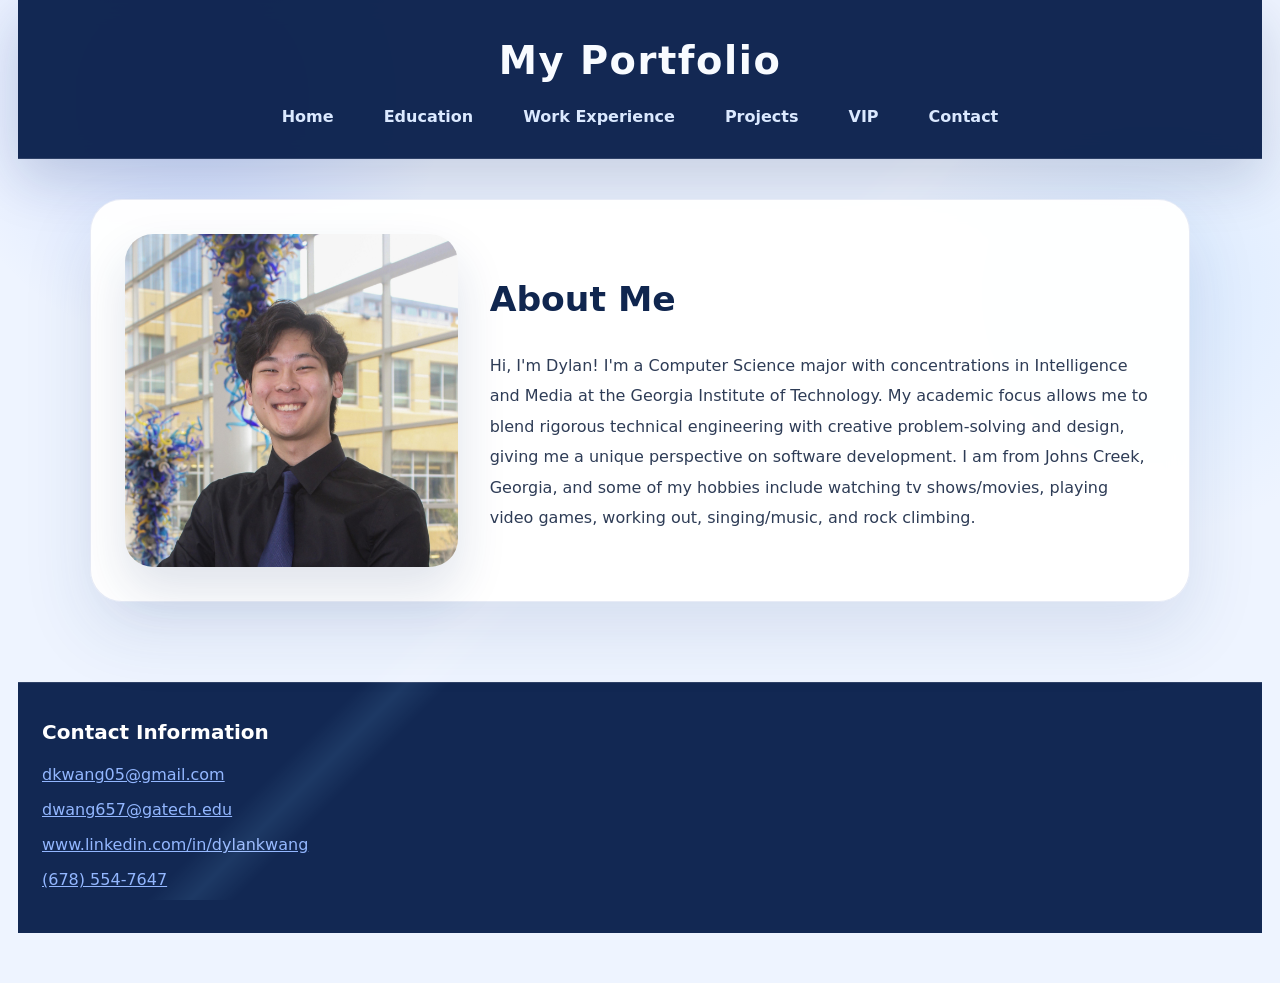
<file: index.html>
<!DOCTYPE html>
<html lang="en">
<head>
    <meta charset="UTF-8">
    <meta name="viewport" content="width=device-width, initial-scale=1.0">
    <meta http-equiv="X-UA-Compatible" content="ie=edge">
    <title>My Portfolio</title>
    <link rel="stylesheet" href="styles.css">
</head>
<body>
    <header>
        <h1>My Portfolio</h1>
        <nav>
            <ul>
                <li><a href="index.html">Home</a></li>
                <li><a href="education.html">Education</a></li>
                <li><a href="work-experience.html">Work Experience</a></li>
                <li><a href="projects.html">Projects</a></li>
                <li><a href="vip.html">VIP</a></li>
                <li><a href="#contact">Contact</a></li>
            </ul>
        </nav>
    </header>
    
    <section id="home">
        <div class="intro-container">
            <img src="images/dylan.jpg" alt="Dylan" class="profile-picture">
            <div class="intro-text">
                <h2>About Me</h2>
                <p>Hi, I'm Dylan! I'm a Computer Science major with concentrations in Intelligence and Media at the Georgia 
                    Institute of Technology. My academic focus allows me to blend rigorous technical engineering with 
                    creative problem-solving and design, giving me a unique perspective on software development. I am from 
                    Johns Creek, Georgia, and some of my hobbies include watching tv shows/movies, playing video games, 
                    working out, singing/music, and rock climbing.</p>
            </div>
        </div>
    </section>

    <footer id="contact">
        <h2>Contact Information</h2>
        <p><a href="mailto:dkwang05@gmail.com">dkwang05@gmail.com</a></p>
        <p><a href="mailto:dwang657@gatech.edu">dwang657@gatech.edu</a></p>
        <p><a href="https://www.linkedin.com/in/dylankwang" target="_blank">www.linkedin.com/in/dylankwang</a></p>
        <p><a href="tel:6785547647">(678) 554-7647</a></p>
    </footer>
</body>
</html>
</file>
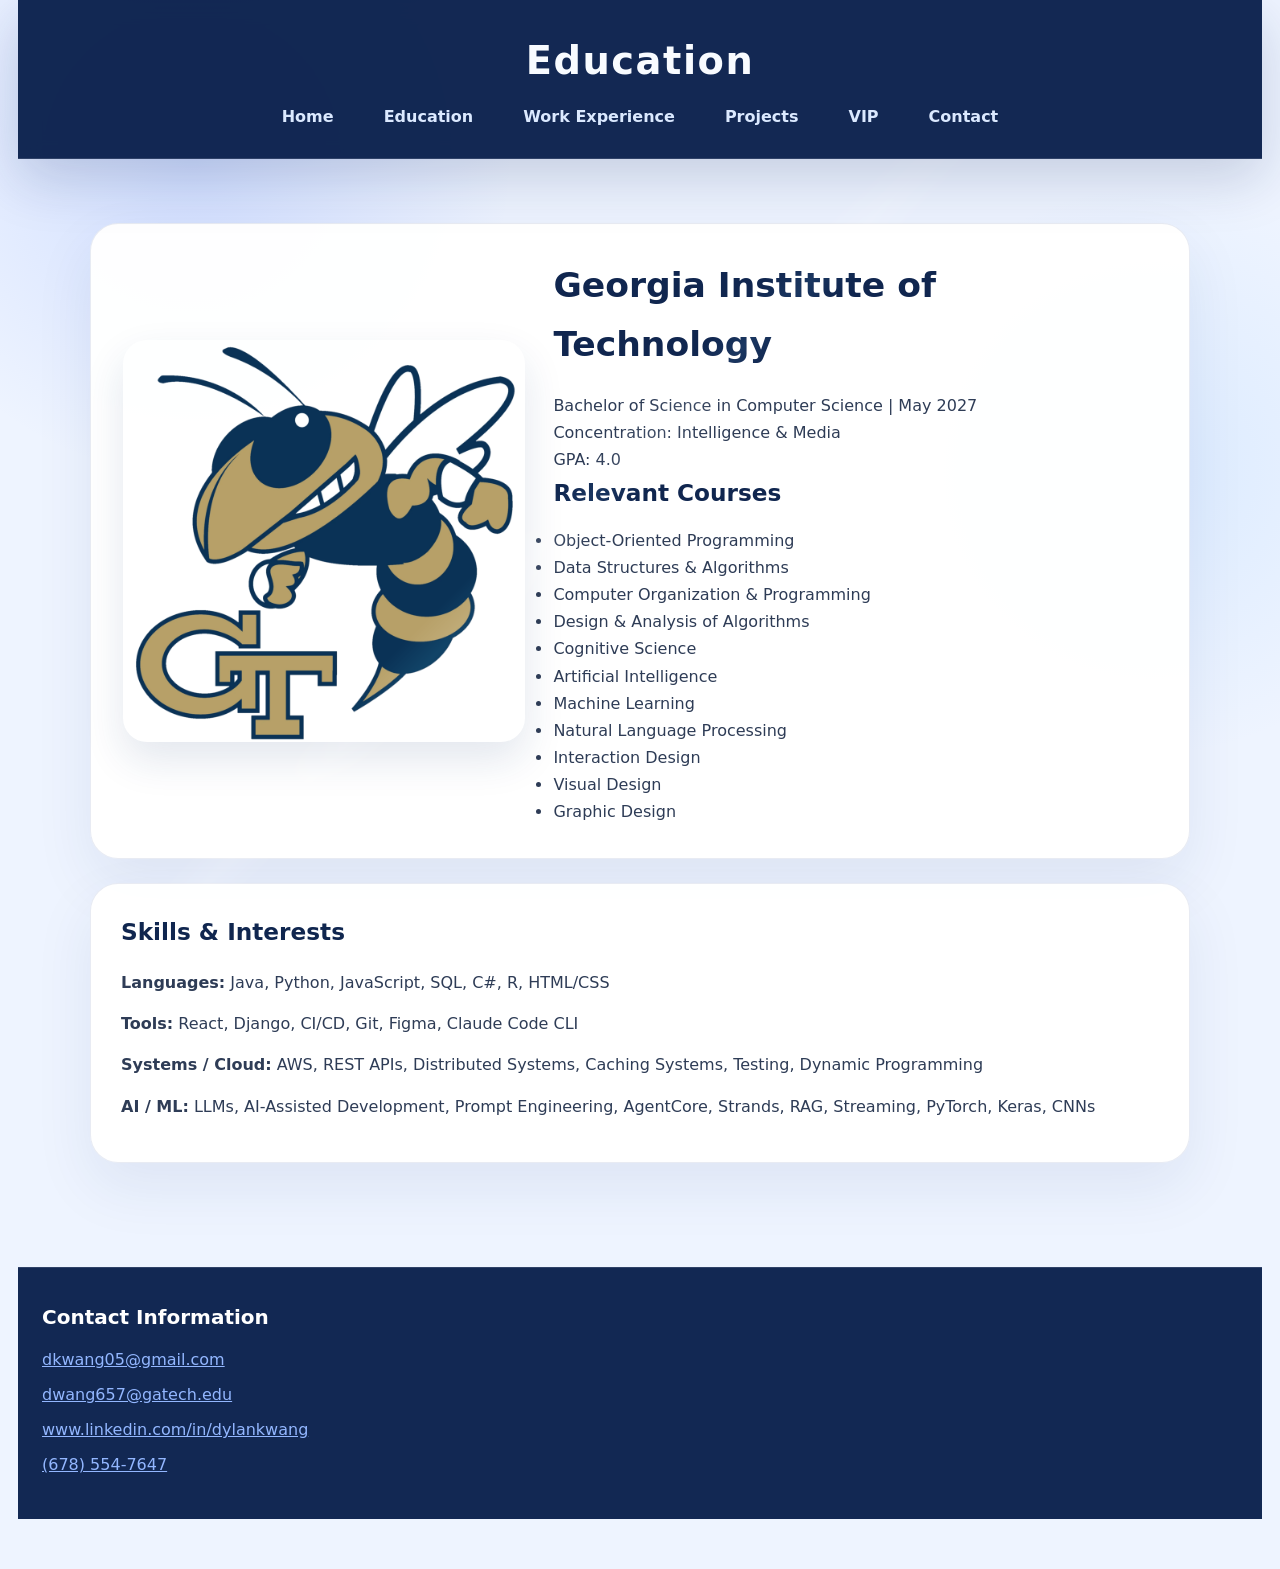
<file: education.html>
<!DOCTYPE html>
<html lang="en">
<head>
    <meta charset="UTF-8">
    <meta name="viewport" content="width=device-width, initial-scale=1.0">
    <meta http-equiv="X-UA-Compatible" content="ie=edge">
    <title>Education</title>
    <link rel="stylesheet" href="styles.css">
</head>
<body>
    <header>
        <h1>Education</h1>
        <nav>
            <ul>
                <li><a href="index.html">Home</a></li>
                <li><a href="education.html">Education</a></li>
                <li><a href="work-experience.html">Work Experience</a></li>
                <li><a href="projects.html">Projects</a></li>
                <li><a href="vip.html">VIP</a></li>
                <li><a href="#contact">Contact</a></li>
            </ul>
        </nav>
    </header>

    <section id="education">
        <div class="edu-container">
            <img src="images/gt.webp" alt="GT Logo and Buzz" class="gt-logo">
            <div class="edu-text">
                <h2>Georgia Institute of Technology</h2>
                <p>Bachelor of Science in Computer Science | May 2027</p>
                <p>Concentration: Intelligence & Media</p>
                <p>GPA: 4.0</p>
                <h3>Relevant Courses</h3>
                <ul>
                    <li>Object-Oriented Programming</li>
                    <li>Data Structures & Algorithms</li>
                    <li>Computer Organization & Programming</li>
                    <li>Design & Analysis of Algorithms</li>
                    <li>Cognitive Science</li>
                    <li>Artificial Intelligence</li>
                    <li>Machine Learning</li>
                    <li>Natural Language Processing</li>
                    <li>Interaction Design</li>
                    <li>Visual Design</li>
                    <li>Graphic Design</li>
                </ul>
            </div>
        </div>
        <div class="skills">
            <h3>Skills & Interests</h3>
            <p><strong>Languages:</strong> Java, Python, JavaScript, SQL, C#, R, HTML/CSS</p>
            <p><strong>Tools:</strong> React, Django, CI/CD, Git, Figma, Claude Code CLI</p>
            <p><strong>Systems / Cloud:</strong> AWS, REST APIs, Distributed Systems, Caching Systems, Testing, Dynamic Programming</p>
            <p><strong>AI / ML:</strong> LLMs, AI-Assisted Development, Prompt Engineering, AgentCore, Strands, RAG, Streaming, PyTorch, Keras, CNNs</p>
        </div>
    </section>

    <footer id="contact">
        <h2>Contact Information</h2>
        <p><a href="mailto:dkwang05@gmail.com">dkwang05@gmail.com</a></p>
        <p><a href="mailto:dwang657@gatech.edu">dwang657@gatech.edu</a></p>
        <p><a href="https://www.linkedin.com/in/dylankwang" target="_blank">www.linkedin.com/in/dylankwang</a></p>
        <p><a href="tel:6785547647">(678) 554-7647</a></p>
    </footer>
    
</body>
</html>
</file>
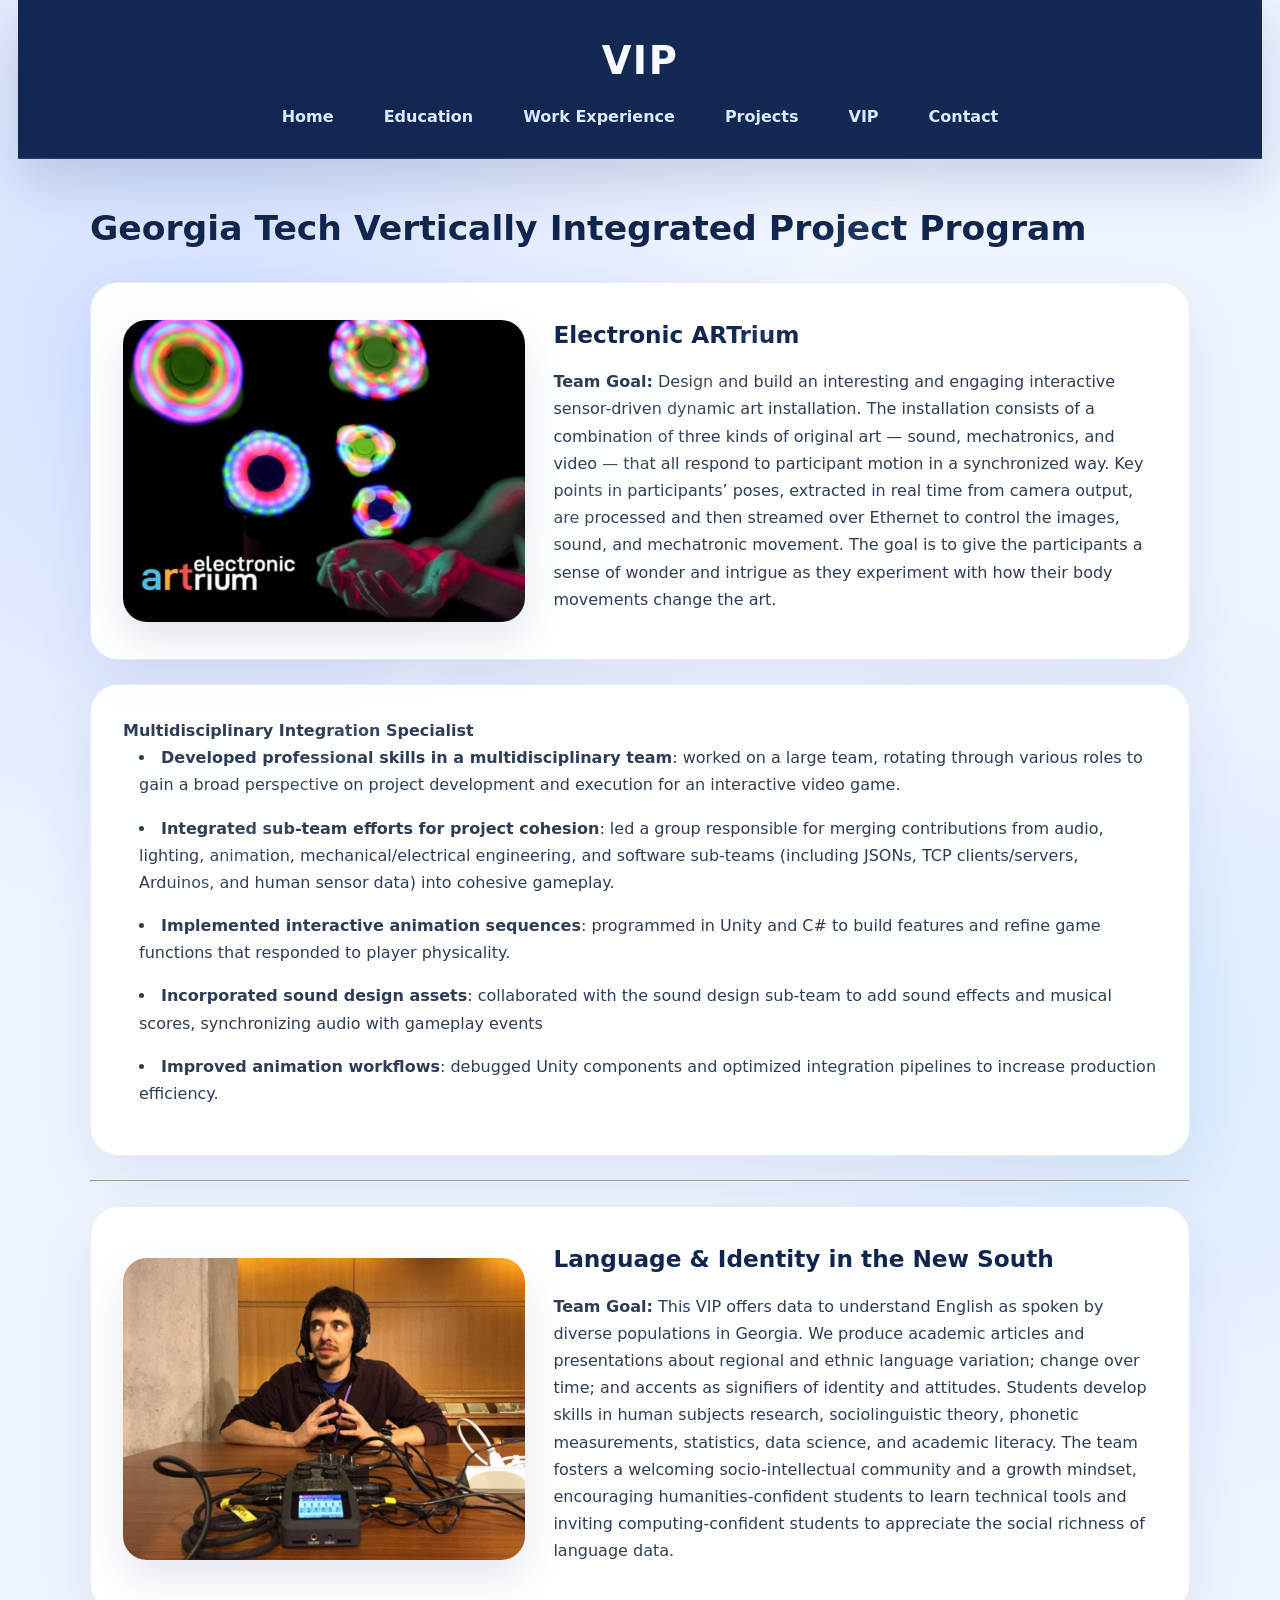
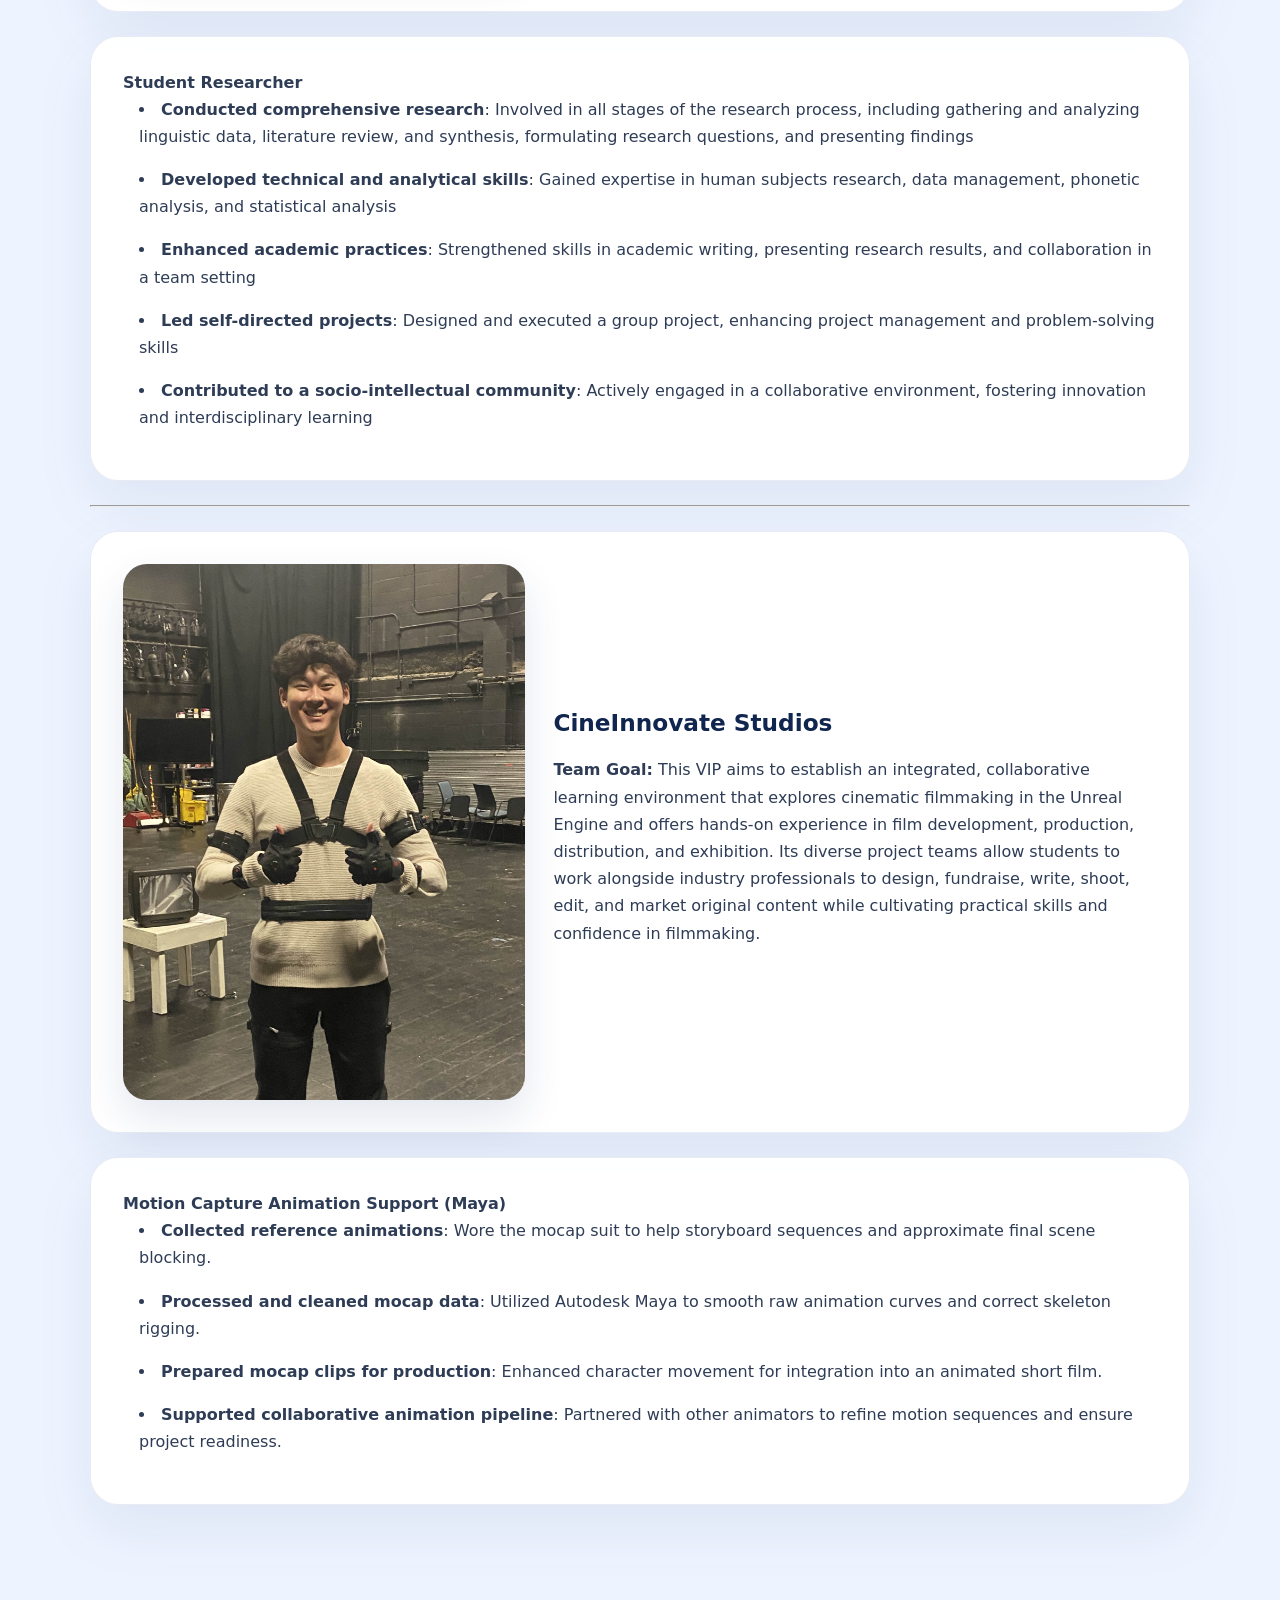
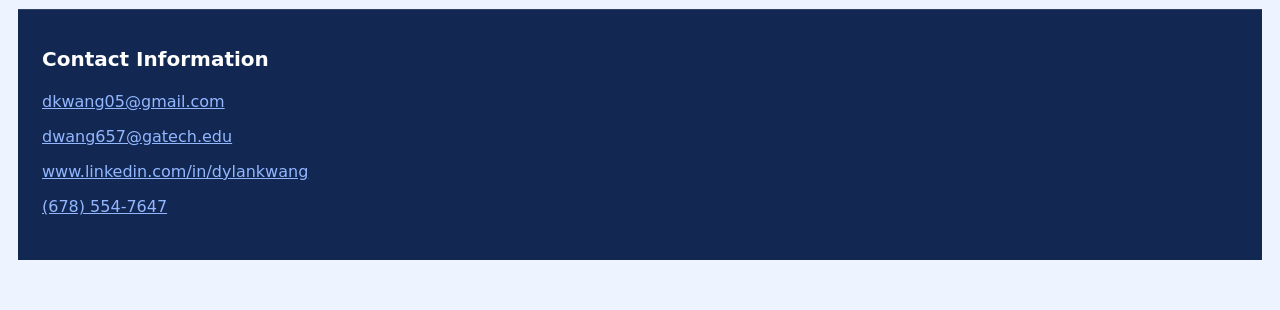
<file: vip.html>
<!DOCTYPE html>
<html lang="en">
<head>
    <meta charset="UTF-8">
    <meta name="viewport" content="width=device-width, initial-scale=1.0">
    <meta http-equiv="X-UA-Compatible" content="ie=edge">
    <title>VIP</title>
    <link rel="stylesheet" href="styles.css">
</head>
<body>
    <header>
        <h1>VIP</h1>
        <nav>
            <ul>
                <li><a href="index.html">Home</a></li>
                <li><a href="education.html">Education</a></li>
                <li><a href="work-experience.html">Work Experience</a></li>
                <li><a href="projects.html">Projects</a></li>
                <li><a href="vip.html">VIP</a></li>
                <li><a href="#contact">Contact</a></li>
            </ul>
        </nav>
    </header>

    <section id="projects">
        <h2 class="projects-title">Georgia Tech Vertically Integrated Project Program</h2>
        <div class="project-container">
            <img src="images/electronic_artrium.jpg" alt="Electronic ARTrium Logo" class="vip-logo">
            <div class="project-text">
                <h3>Electronic ARTrium</h3>
                <p><strong>Team Goal:</strong> Design and build an interesting and engaging interactive sensor-driven dynamic art 
                    installation. The installation consists of a combination of three kinds of original art — sound, mechatronics, 
                    and video — that all respond to participant motion in a synchronized way. Key points in participants’ poses, 
                    extracted in real time from camera output, are processed and then streamed over Ethernet to control the images, 
                    sound, and mechatronic movement. The goal is to give the participants a sense of wonder and intrigue as they 
                    experiment with how their body movements change the art.</p>
            </div>
            
        </div>
        <div class="role">
            <p><strong>Multidisciplinary Integration Specialist</strong></p>
            <ul>
                <li>
                    <strong>Developed professional skills in a multidisciplinary team</strong>: worked on a large team, rotating 
                    through various roles to gain a broad perspective on project development and execution for an interactive video 
                    game.
                </li>
                <li>
                    <strong>Integrated sub-team efforts for project cohesion</strong>: led a group responsible for merging 
                    contributions from audio, lighting, animation, mechanical/electrical engineering, and software sub-teams 
                    (including JSONs, TCP clients/servers, Arduinos, and human sensor data) into cohesive gameplay.
                </li>
                <li>
                    <strong>Implemented interactive animation sequences</strong>: programmed in Unity and C# to build features 
                    and refine game functions that responded to player physicality.
                </li>
                <li>
                    <strong>Incorporated sound design assets</strong>: collaborated with the sound design sub-team to add sound 
                    effects and musical scores, synchronizing audio with gameplay events
                </li>
                <li>
                    <strong>Improved animation workflows</strong>: debugged Unity components and optimized integration pipelines to 
                    increase production efficiency.
                </li>
            </ul>
        </div>

        <hr class="section-divider">

        <div class="project-container">
            <img src="images/language.jpg" alt="Language & Identity in the New South Logo" class="vip-logo">
            <div class="project-text">
                <div class="project-text">
                    <h3>Language & Identity in the New South</h3>
                    <p><strong>Team Goal:</strong> This VIP offers data to understand English as spoken by diverse populations in 
                        Georgia.  We produce academic articles and presentations about regional and ethnic language variation; change 
                        over time; and accents as signifiers of identity and attitudes.  Students develop skills in human subjects 
                        research, sociolinguistic theory, phonetic measurements, statistics, data science, and academic literacy. 
                        The team fosters a welcoming socio-intellectual community and a growth mindset, encouraging 
                        humanities-confident students to learn technical tools and inviting computing-confident students to appreciate 
                        the social richness of language data.
                    </p>
                </div>
            </div>
        </div>
        <div class="role">
            <p><strong>Student Researcher</strong></p>
            <ul>
                <li>
                    <strong>Conducted comprehensive research</strong>: Involved in all stages of the research process, including 
                    gathering and analyzing linguistic data, literature review, and synthesis, formulating research questions, and 
                    presenting findings
                </li>
                <li>
                    <strong>Developed technical and analytical skills</strong>: Gained expertise in human subjects research, data 
                    management, phonetic analysis, and statistical analysis
                </li>
                <li>
                    <strong>Enhanced academic practices</strong>: Strengthened skills in academic writing, presenting research 
                    results, and collaboration in a team setting
                </li>
                <li>
                    <strong>Led self-directed projects</strong>: Designed and executed a group project, enhancing project management 
                    and problem-solving skills
                </li>
                <li>
                    <strong>Contributed to a socio-intellectual community</strong>: Actively engaged in a collaborative environment, 
                    fostering innovation and interdisciplinary learning
                </li>
            </ul>
        </div>

        <hr class="section-divider">

        <div class="project-container">
            <img src="images/mocap.JPG" alt="CineInnovate Studios" class="vip-logo">
            <div class="project-text">
                <h3>CineInnovate Studios</h3>
                <p><strong>Team Goal:</strong> This VIP aims to establish an integrated, collaborative learning environment that explores 
                    cinematic filmmaking in the Unreal Engine and offers hands-on experience in film development, production, 
                    distribution, and exhibition. Its diverse project teams allow students to work alongside industry 
                    professionals to design, fundraise, write, shoot, edit, and market original content while cultivating 
                    practical skills and confidence in filmmaking.</p>
            </div>
        </div>
        <div class="role">
            <p><strong>Motion Capture Animation Support (Maya)</strong></p>
            <ul>
                <li><strong>Collected reference animations</strong>: Wore the mocap suit to help storyboard sequences and 
                    approximate final scene blocking.</li>
                <li><strong>Processed and cleaned mocap data</strong>: Utilized Autodesk Maya to smooth raw animation curves and 
                    correct skeleton rigging.</li>
                <li><strong>Prepared mocap clips for production</strong>: Enhanced character movement for integration into an 
                    animated short film.</li>
                <li><strong>Supported collaborative animation pipeline</strong>: Partnered with other animators to refine motion 
                    sequences and ensure project readiness.</li>
            </ul>
        </div>
    </section>

    <footer id="contact">
        <h2>Contact Information</h2>
        <p><a href="mailto:dkwang05@gmail.com">dkwang05@gmail.com</a></p>
        <p><a href="mailto:dwang657@gatech.edu">dwang657@gatech.edu</a></p>
        <p><a href="https://www.linkedin.com/in/dylankwang" target="_blank">www.linkedin.com/in/dylankwang</a></p>
        <p><a href="tel:6785547647">(678) 554-7647</a></p>
    </footer>
</body>
</html>
</file>
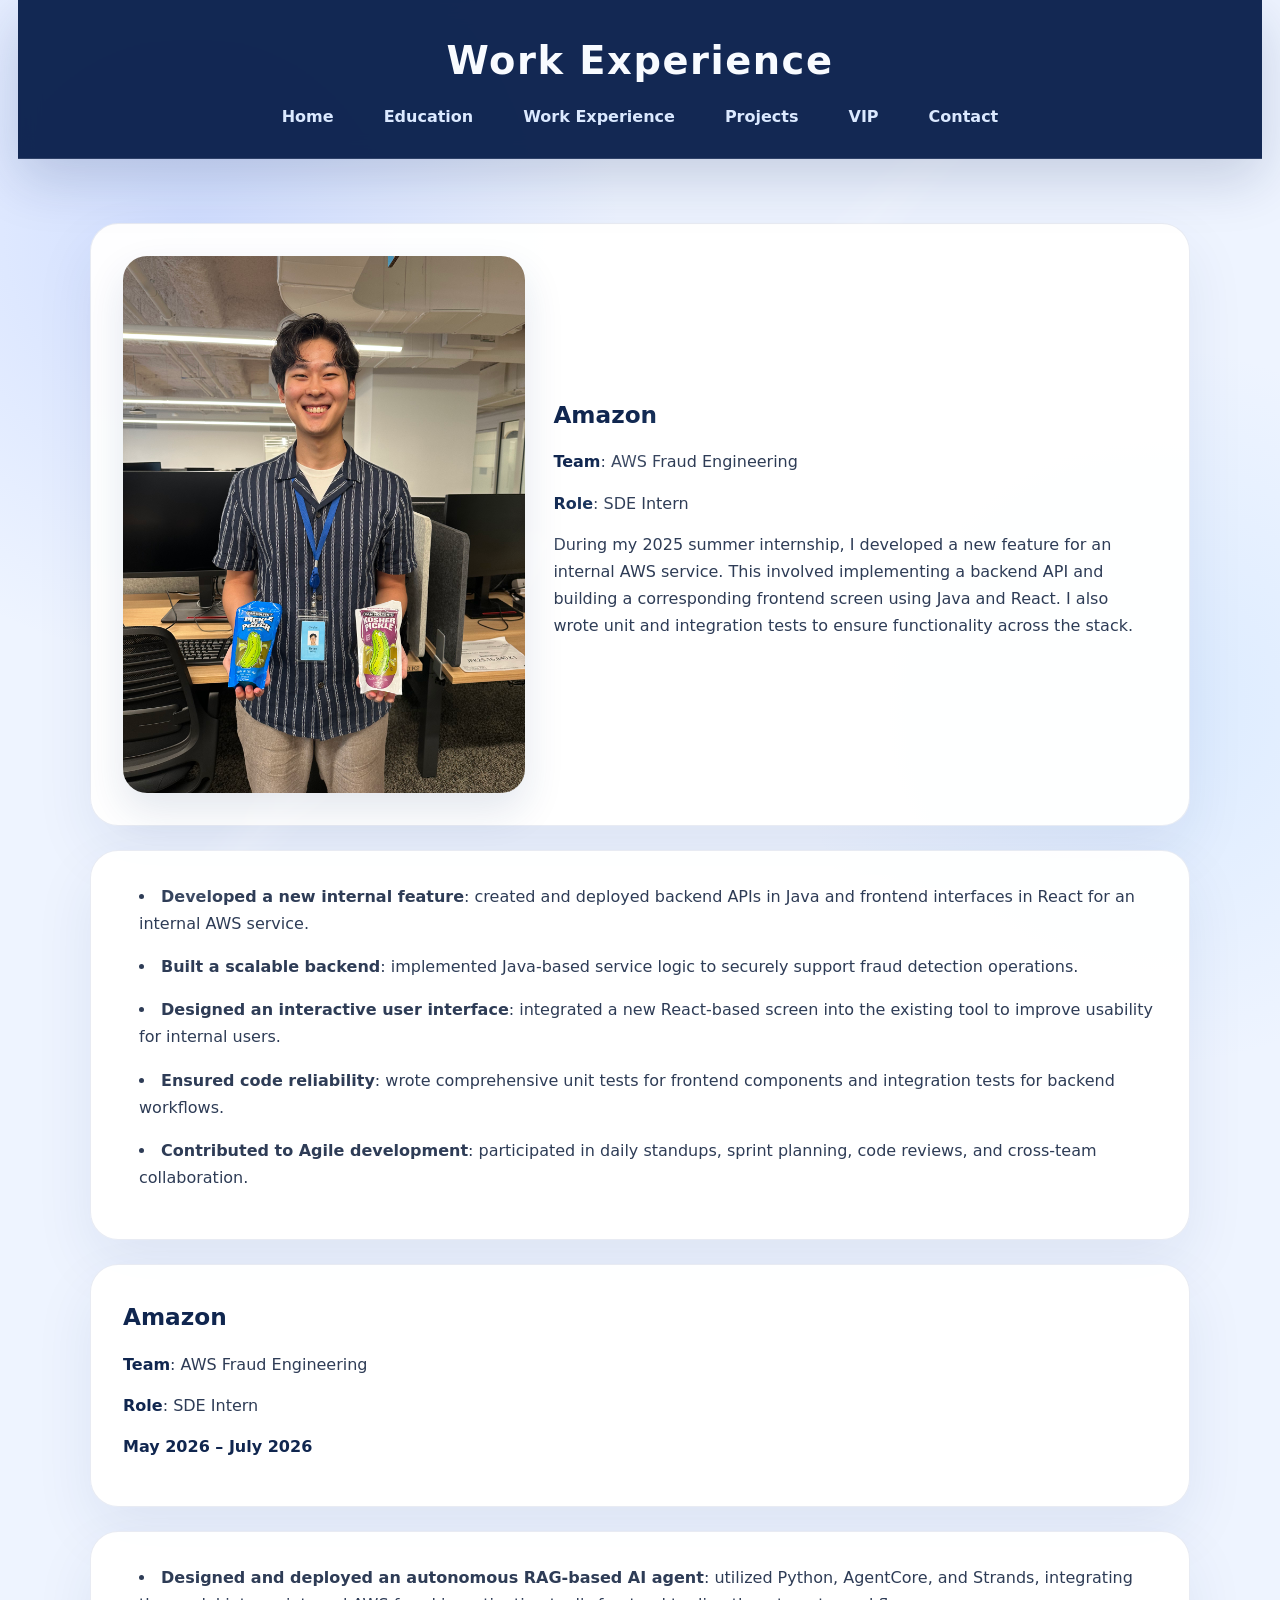
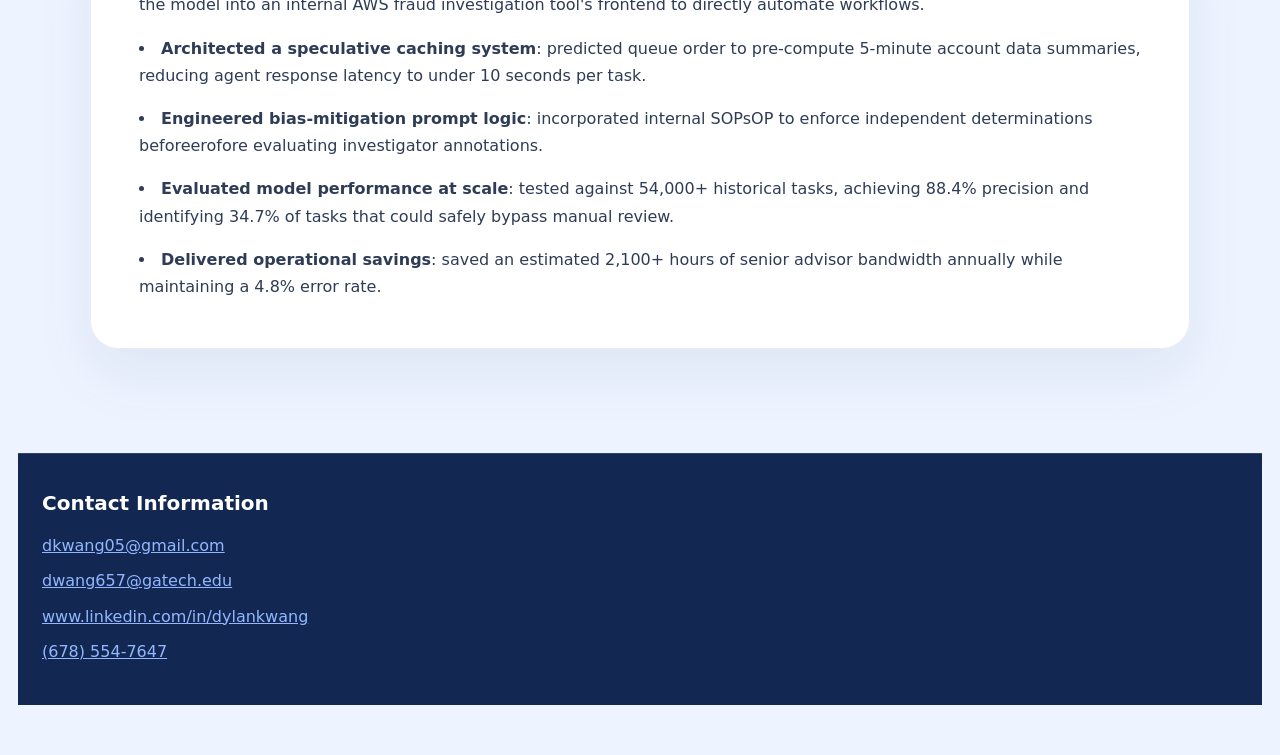
<file: work-experience.html>
<!DOCTYPE html>
<html lang="en">
<head>
    <meta charset="UTF-8">
    <meta name="viewport" content="width=device-width, initial-scale=1.0">
    <meta http-equiv="X-UA-Compatible" content="ie=edge">
    <title>Experience</title>
    <link rel="stylesheet" href="styles.css">
</head>
<body>
    <header>
        <h1>Work Experience</h1>
        <nav>
            <ul>
                <li><a href="index.html">Home</a></li>
                <li><a href="education.html">Education</a></li>
                <li><a href="work-experience.html">Work Experience</a></li>
                <li><a href="projects.html">Projects</a></li>
                <li><a href="vip.html">VIP</a></li>
                <li><a href="#contact">Contact</a></li>
            </ul>
        </nav>
    </header>

    <section id="work-experience">
        <div class="experience-container">
            <img src="images/amazon-pickles.jpg" alt="Amazon Pickles">
            <div class="experience-text">
                <h3>Amazon</h3>
                <p><strong>Team</strong>: AWS Fraud Engineering</p>
                <p><strong>Role</strong>: SDE Intern</p>
                <p>During my 2025 summer internship, I developed a new feature for an internal AWS service. 
                This involved implementing a backend API and building a corresponding frontend screen 
                using Java and React. I also wrote unit and integration tests to ensure functionality 
                across the stack.</p>
            </div>
        </div>

        <div class="role">
            <ul>
                <li>
                    <strong>Developed a new internal feature</strong>: created and deployed backend APIs in Java and 
                    frontend interfaces in React for an internal AWS service.
                </li>
                <li>
                    <strong>Built a scalable backend</strong>: implemented Java-based service logic to securely support 
                    fraud detection operations.
                </li>
                <li>
                    <strong>Designed an interactive user interface</strong>: integrated a new React-based screen into 
                    the existing tool to improve usability for internal users.
                </li>
                <li>
                    <strong>Ensured code reliability</strong>: wrote comprehensive unit tests for frontend components 
                    and integration tests for backend workflows.
                </li>
                <li>
                    <strong>Contributed to Agile development</strong>: participated in daily standups, sprint planning, 
                    code reviews, and cross-team collaboration.
                </li>
            </ul>
        </div>

        <div class="experience-container">
            <div class="experience-text">
                <h3>Amazon</h3>
                <p><strong>Team</strong>: AWS Fraud Engineering</p>
                <p><strong>Role</strong>: SDE Intern</p>
                <p><strong>May 2026 – July 2026</strong></p>
            </div>
        </div>

        <div class="role">
            <ul>
                <li>
                    <strong>Designed and deployed an autonomous RAG-based AI agent</strong>: utilized Python, AgentCore, and Strands, integrating the model into an internal AWS fraud investigation tool's frontend to directly automate workflows.
                </li>
                <li>
                    <strong>Architected a speculative caching system</strong>: predicted queue order to pre-compute 5-minute account data summaries, reducing agent response latency to under 10 seconds per task.
                </li>
                <li>
                    <strong>Engineered bias-mitigation prompt logic</strong>: incorporated internal SOPsOP to enforce independent determinations beforeerofore evaluating investigator annotations.
                </li>
                <li>
                    <strong>Evaluated model performance at scale</strong>: tested against 54,000+ historical tasks, achieving 88.4% precision and identifying 34.7% of tasks that could safely bypass manual review.
                </li>
                <li>
                    <strong>Delivered operational savings</strong>: saved an estimated 2,100+ hours of senior advisor bandwidth annually while maintaining a 4.8% error rate.
                </li>
            </ul>
        </div>
    </section>

    <footer id="contact">
        <h2>Contact Information</h2>
        <p><a href="mailto:dkwang05@gmail.com">dkwang05@gmail.com</a></p>
        <p><a href="mailto:dwang657@gatech.edu">dwang657@gatech.edu</a></p>
        <p><a href="https://www.linkedin.com/in/dylankwang" target="_blank">www.linkedin.com/in/dylankwang</a></p>
        <p><a href="tel:6785547647">(678) 554-7647</a></p>
    </footer>
</body>
</html>
</file>
<file: styles.css>
* {
    margin: 0;
    padding: 0;
    box-sizing: border-box;
}

html {
    scroll-behavior: smooth;
}

body {
    font-family: "Inter", system-ui, -apple-system, BlinkMacSystemFont, "Segoe UI", sans-serif;
    line-height: 1.7;
    min-height: 100vh;
    background: radial-gradient(circle at 15% 10%, rgba(79, 125, 255, 0.18), transparent 18%),
                radial-gradient(circle at 90% 30%, rgba(106, 179, 255, 0.14), transparent 18%),
                #eef4ff;
    color: #122240;
    padding: 0 18px 50px;
}

body::before {
    content: "";
    position: fixed;
    inset: 0;
    pointer-events: none;
    background: linear-gradient(135deg, transparent 48%, rgba(255, 255, 255, 0.28) 50%, transparent 52%);
    mix-blend-mode: soft-light;
}

header {
    background: rgba(10, 32, 76, 0.96);
    color: #f8fbff;
    padding: 28px 24px;
    text-align: center;
    border-bottom: 1px solid rgba(255, 255, 255, 0.12);
    backdrop-filter: blur(10px);
    box-shadow: 0 20px 55px rgba(13, 36, 89, 0.18);
}

header h1 {
    font-size: clamp(2rem, 3vw, 3rem);
    letter-spacing: 0.04em;
    margin-bottom: 0.6rem;
}

nav ul {
    list-style: none;
    display: flex;
    flex-wrap: wrap;
    justify-content: center;
    gap: 14px;
}

nav a {
    color: #dbe9ff;
    text-decoration: none;
    font-weight: 600;
    padding: 10px 18px;
    border-radius: 999px;
    transition: background 0.2s ease, color 0.2s ease, transform 0.2s ease;
}

nav a:hover {
    background: rgba(255, 255, 255, 0.14);
    color: #fff;
    transform: translateY(-1px);
}

section {
    max-width: 1100px;
    margin: 0 auto;
    padding: 40px 0;
}

h2,
h3 {
    color: #10264f;
}

h2 {
    font-size: clamp(1.8rem, 2.7vw, 2.6rem);
    margin-bottom: 18px;
}

h3 {
    font-size: 1.45rem;
    margin-bottom: 14px;
}

p,
li {
    color: #2e3c56;
    font-size: 1rem;
}

a {
    color: #2f5bff;
}

a:hover {
    text-decoration: underline;
}

img,
video {
    max-width: 100%;
    display: block;
}

.intro-container {
    display: grid;
    grid-template-columns: minmax(260px, 1fr) minmax(320px, 2fr);
    gap: 32px;
    align-items: center;
    background: rgba(255, 255, 255, 0.96);
    border: 1px solid rgba(86, 114, 187, 0.14);
    backdrop-filter: blur(10px);
    border-radius: 32px;
    padding: 34px;
    box-shadow: 0 28px 70px rgba(37, 64, 123, 0.12);
}

.profile-picture {
    width: 100%;
    border-radius: 28px;
    object-fit: cover;
    box-shadow: 0 24px 50px rgba(25, 57, 115, 0.14);
}

.intro-text {
    line-height: 1.9;
}

.intro-text p {
    margin-top: 12px;
}

.experience-container,
.project-container,
.edu-container,
.skills,
.role {
    background: rgba(255, 255, 255, 0.96);
    border: 1px solid rgba(92, 112, 171, 0.14);
    border-radius: 28px;
    padding: 32px;
    box-shadow: 0 24px 60px rgba(25, 57, 115, 0.08);
    margin: 24px 0;
}

.experience-container,
.project-container,
.edu-container {
    display: grid;
    grid-template-columns: minmax(240px, 1fr) minmax(360px, 1.5fr);
    gap: 28px;
    align-items: center;
}

.experience-container img,
.vip-logo,
.gt-logo,
.beatles-poster-img,
video.experience-img {
    border-radius: 24px;
    box-shadow: 0 18px 40px rgba(25, 57, 115, 0.12);
}

.experience-text p,
.project-text p,
.skills p {
    margin-bottom: 14px;
}

.experience-text p strong {
    color: #10264f;
}

.role ul {
    list-style: inside disc;
    padding-left: 1rem;
    column-gap: 18px;
}

.role li {
    margin-bottom: 16px;
}

.skills {
    padding: 28px 30px;
}

.skills h3 {
    margin-bottom: 18px;
}

.project-text {
    max-width: 820px;
}

footer {
    margin-top: 40px;
    background: rgba(10, 32, 76, 0.96);
    color: #dbe9ff;
    padding: 32px 24px;
    border-top: 1px solid rgba(255, 255, 255, 0.12);
}

footer h2 {
    font-size: 1.25rem;
    margin-bottom: 12px;
    color: #fff;
}

footer p {
    margin: 8px 0;
}

footer a {
    color: #93b7ff;
}

footer a:hover {
    color: #c5d7ff;
}

@media (max-width: 960px) {
    .intro-container,
    .experience-container,
    .project-container,
    .edu-container {
        grid-template-columns: 1fr;
    }

    .experience-container img,
    .project-container img,
    .gt-logo,
    .vip-logo,
    .beatles-poster-img,
    video.experience-img {
        margin: 0 auto;
    }

    .role {
        max-width: 100%;
    }
}

@media (max-width: 640px) {
    header {
        padding: 20px 18px;
    }

    nav ul {
        gap: 10px;
    }

    nav a {
        padding: 10px 14px;
    }

    section {
        padding: 28px 0;
    }

    footer {
        padding: 28px 18px;
    }
}
</file>
